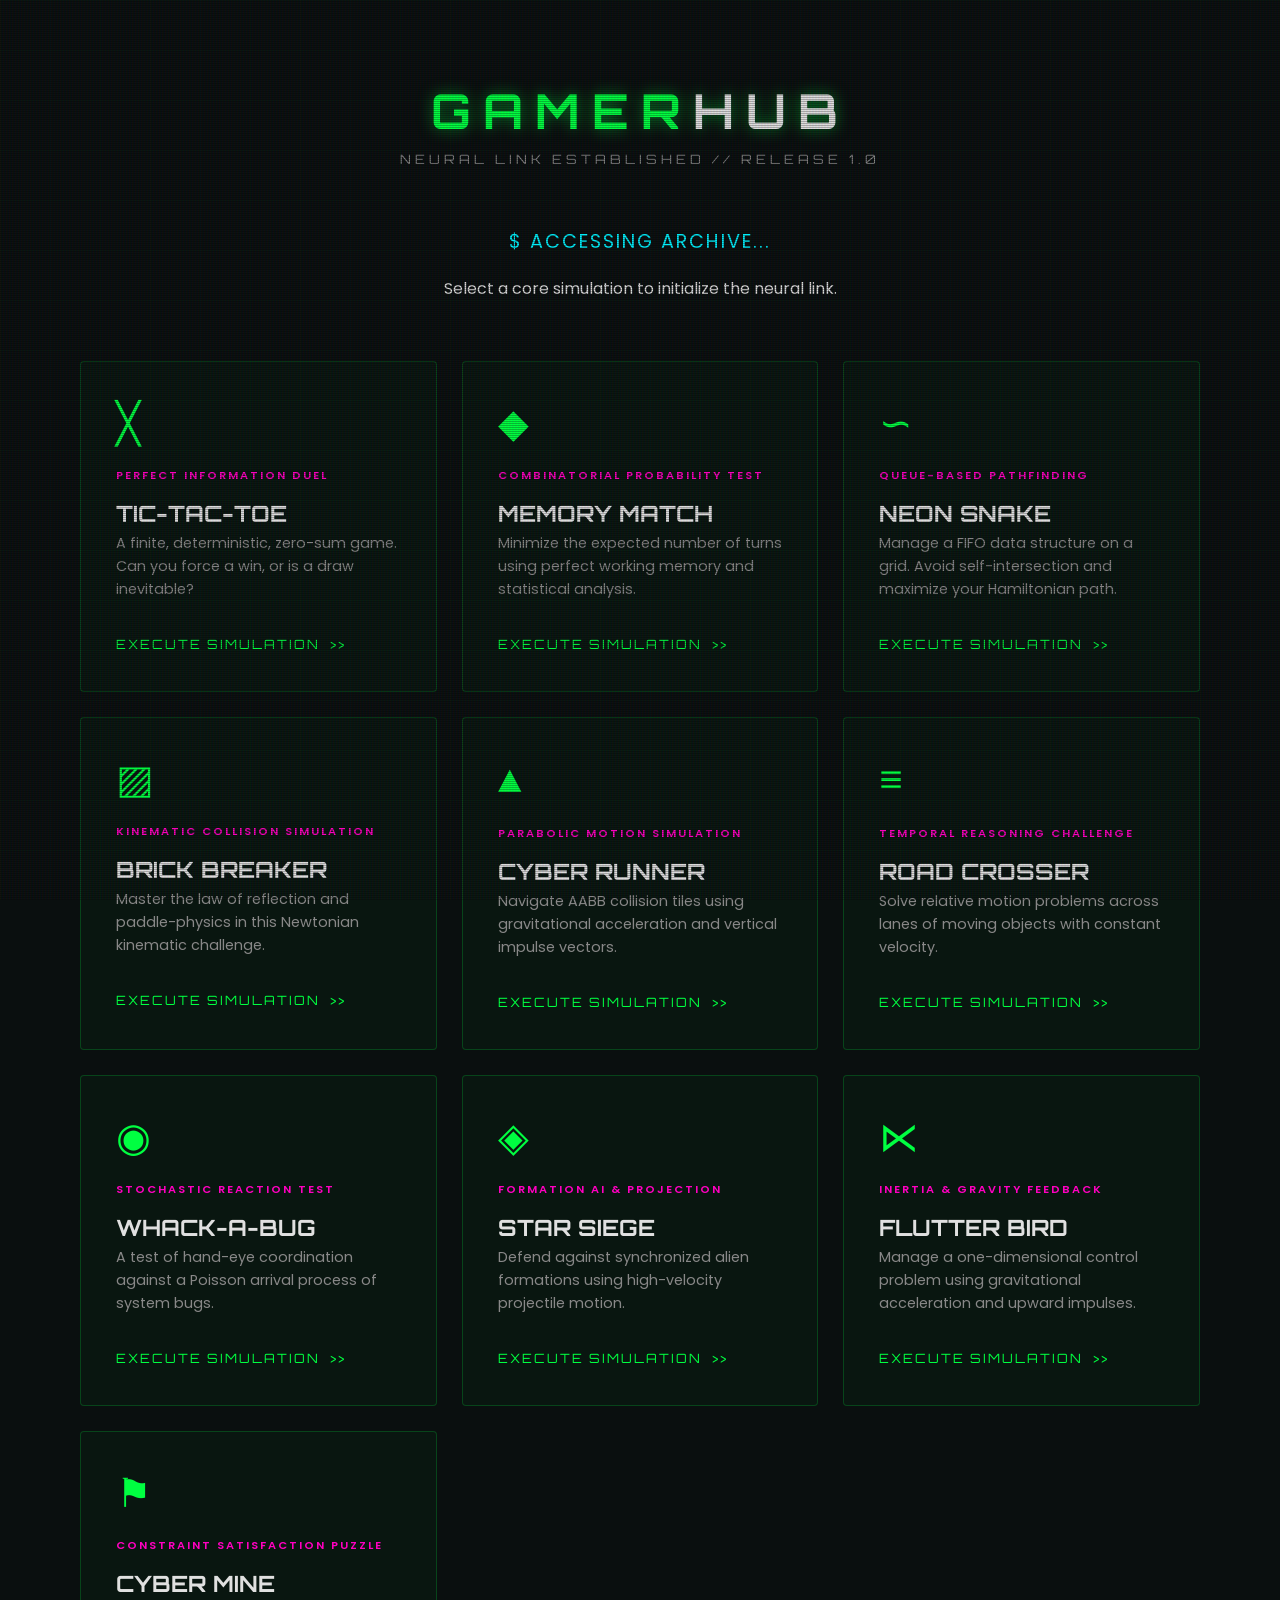
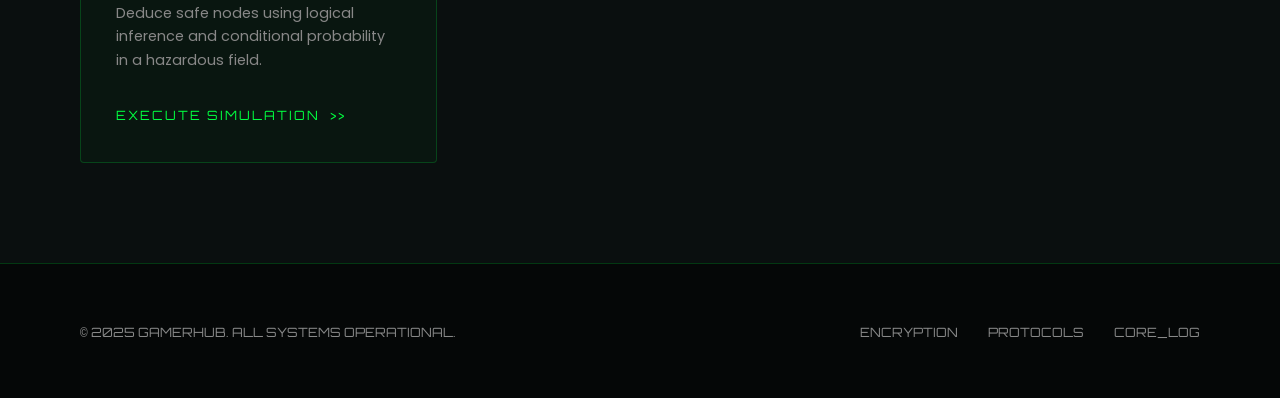
<file: index.html>
<!DOCTYPE html>
<html lang="en">

<head>
    <meta charset="UTF-8">
    <meta name="viewport" content="width=device-width, initial-scale=1.0">
    <meta name="description" content="GAMERHUB: Retro-futuristic terminal archive of premium game simulations.">
    <title>GAMERHUB // TERMINAL ACCESS</title>
    <link rel="preconnect" href="https://fonts.googleapis.com">
    <link rel="preconnect" href="https://fonts.gstatic.com" crossorigin>
    <link
        href="https://fonts.googleapis.com/css2?family=Orbitron:wght@400;700&family=Poppins:wght@300;400;500;600&display=swap"
        rel="stylesheet">
    <link rel="stylesheet" href="style.css">
</head>

<body>
    <div class="grid-bg"></div>

    <header>
        <div class="container">
            <div class="logo">
                <h1>GAMER<span>HUB</span></h1>
            </div>
            <p class="subtitle">Neural Link Established // Release 1.0</p>
        </div>
    </header>

    <main class="container">
        <section class="hero">
            <h2>$ ACCESSING ARCHIVE...</h2>
            <p>Select a core simulation to initialize the neural link.</p>
        </section>

        <div id="game-grid" class="game-grid">
            <div class="loader-container">
                <div class="loader"></div>
            </div>
        </div>
    </main>

    <footer>
        <div class="container">
            <p>&copy; 2025 GAMERHUB. ALL SYSTEMS OPERATIONAL.</p>
            <div class="footer-links">
                <a href="#">ENCRYPTION</a>
                <a href="#">PROTOCOLS</a>
                <a href="#">CORE_LOG</a>
            </div>
        </div>
    </footer>

    <script src="script.js"></script>
</body>

</html>
</file>
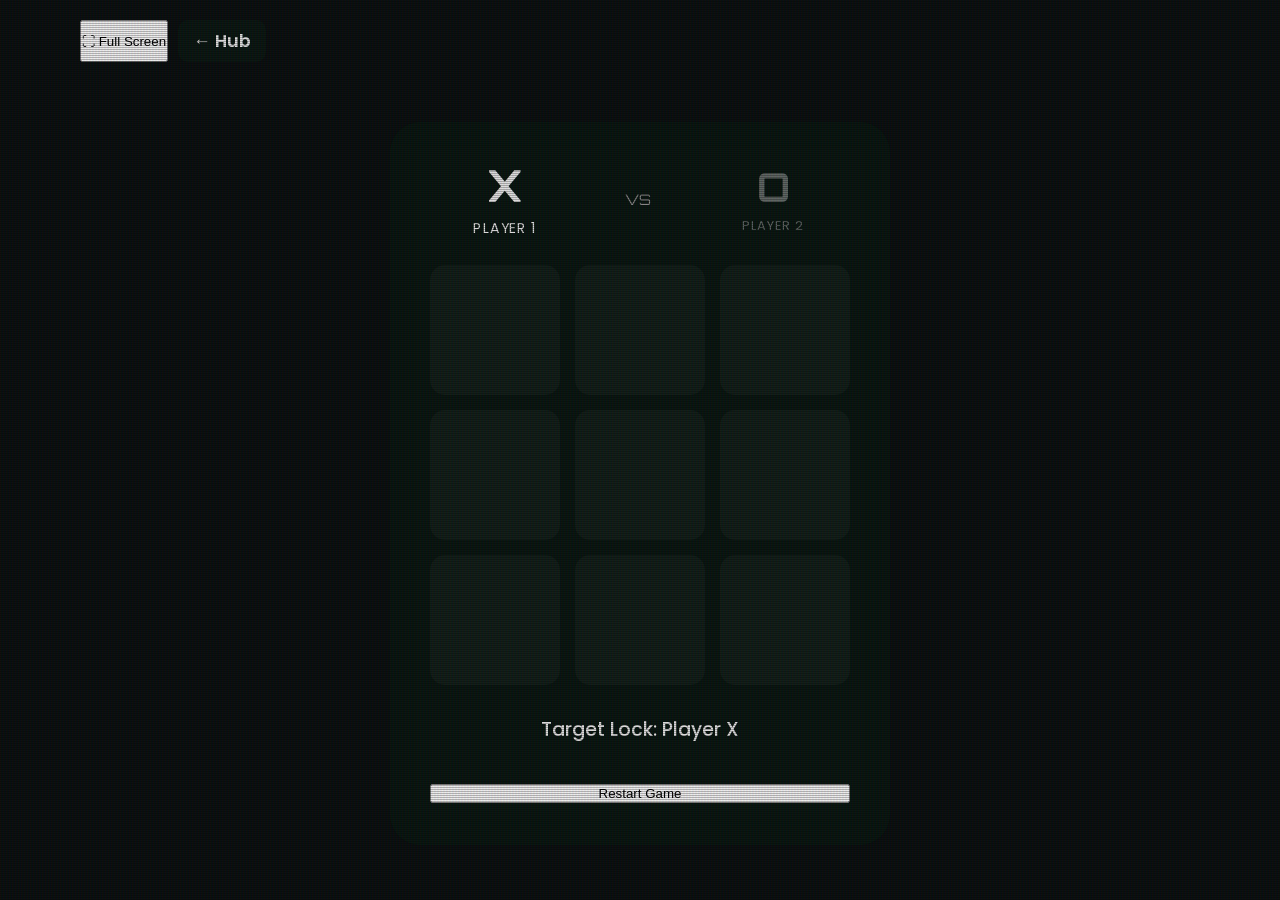
<file: games/01-tic-tac-toe/index.html>
<!DOCTYPE html>
<html lang="en">

<head>
    <meta charset="UTF-8">
    <meta name="viewport" content="width=device-width, initial-scale=1.0">
    <title>Tic-Tac-Toe | GamerHub</title>
    <link rel="preconnect" href="https://fonts.googleapis.com">
    <link rel="preconnect" href="https://fonts.gstatic.com" crossorigin>
    <link
        href="https://fonts.googleapis.com/css2?family=Orbitron:wght@400;700&family=Poppins:wght@300;400;600&display=swap"
        rel="stylesheet">
    <link rel="stylesheet" href="../../style.css"> <!-- Global styles -->
    <link rel="stylesheet" href="style.css"> <!-- Game specific -->
</head>

<body class="game-page">
    <div class="bg-glow"></div>

    <header>
        <div class="container">
            <div class="header-nav">
                <div class="nav-controls" style="display:flex; gap:10px;">
                    <button id="fullscreen-btn" class="fullscreen-btn">⛶ Full Screen</button>
                    <a href="../../index.html" class="back-link">← Hub</a>
                </div>
                <div class="logo-mini">
                    <h1>TICTAC<span>TOE</span></h1>
                </div>
            </div>
        </div>
    </header>

    <main class="container">
        <div class="game-container">
            <div class="status-panel">
                <div class="player-info player-x active" id="player-x">
                    <span class="symbol">X</span>
                    <span class="label">Player 1</span>
                </div>
                <div class="vs">VS</div>
                <div class="player-info player-o" id="player-o">
                    <span class="symbol">O</span>
                    <span class="label">Player 2</span>
                </div>
            </div>

            <div id="board" class="board">
                <!-- 9 Cells generated by JS -->
            </div>

            <div class="message-area" id="status-msg">
                Your Turn, Player X
            </div>

            <div class="controls">
                <button id="reset-btn" class="play-btn">Restart Game</button>
            </div>
        </div>
    </main>

    <script src="script.js"></script>
</body>

</html>
</file>
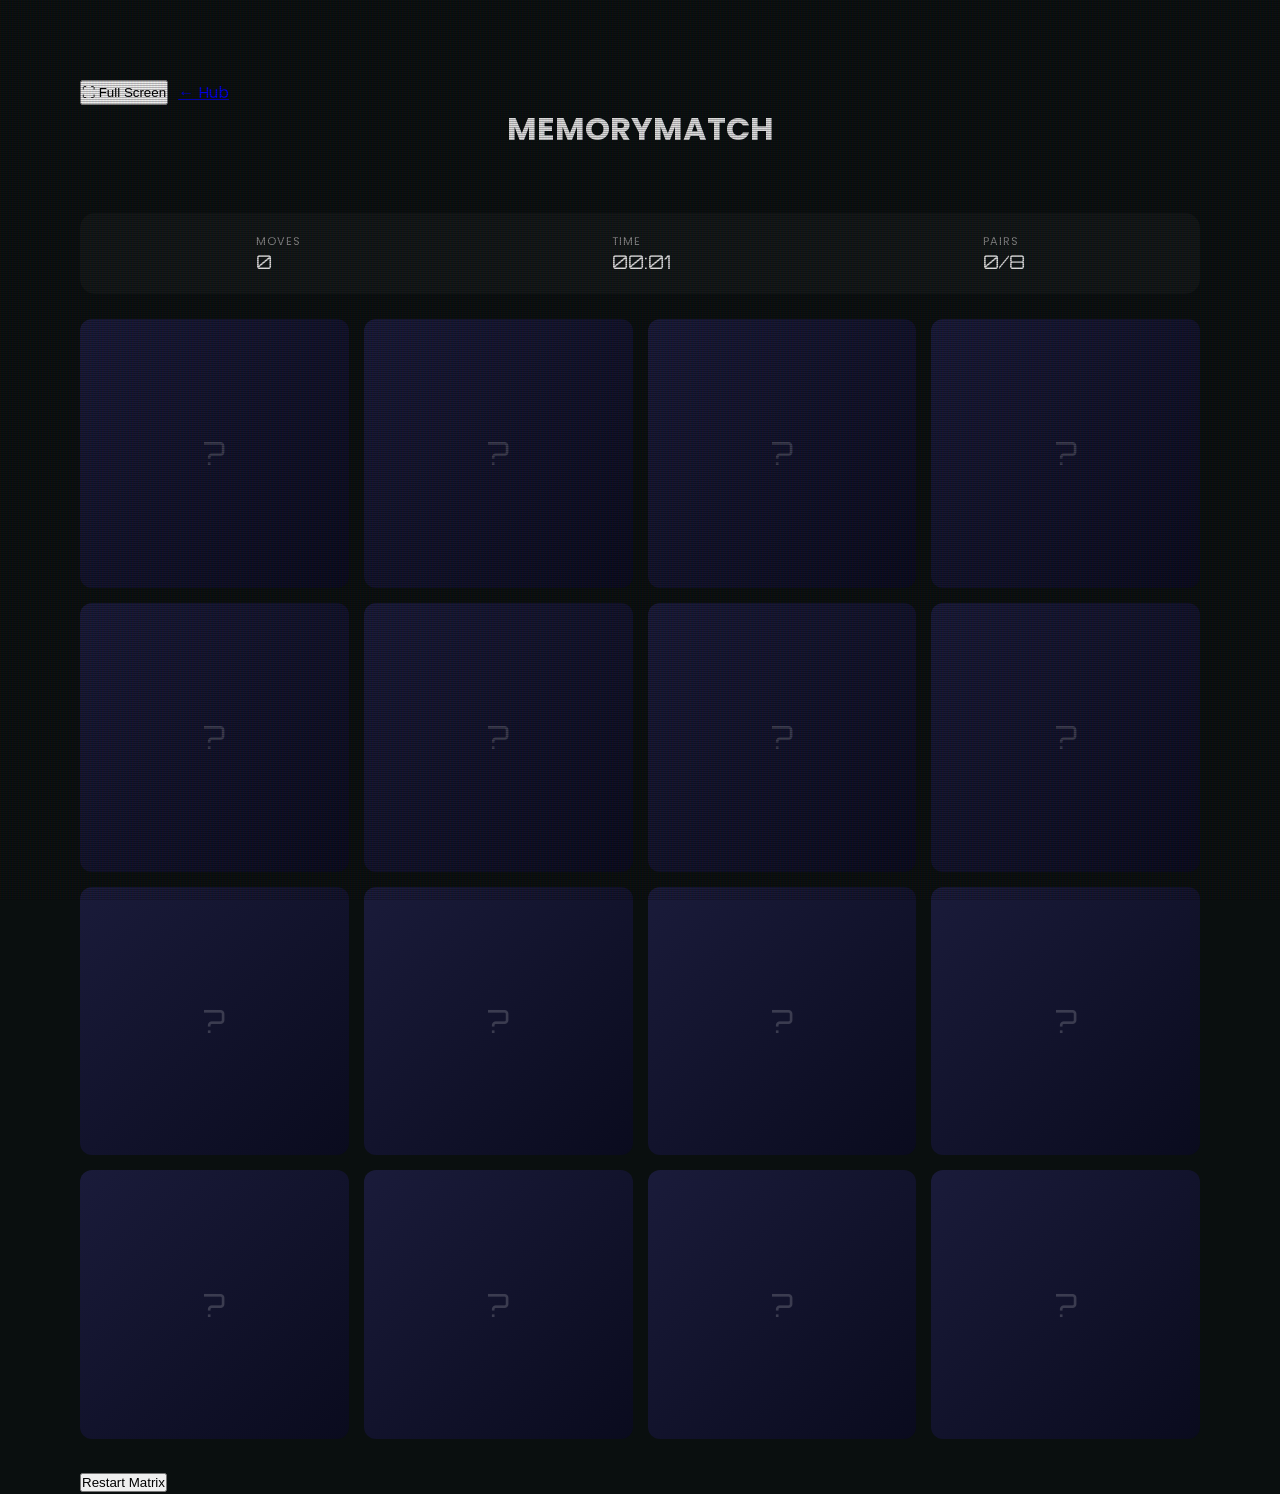
<file: games/02-memory-match/index.html>
<!DOCTYPE html>
<html lang="en">

<head>
    <meta charset="UTF-8">
    <meta name="viewport" content="width=device-width, initial-scale=1.0">
    <title>Memory Match | GamerHub</title>
    <link rel="preconnect" href="https://fonts.googleapis.com">
    <link rel="preconnect" href="https://fonts.gstatic.com" crossorigin>
    <link
        href="https://fonts.googleapis.com/css2?family=Orbitron:wght@400;700&family=Poppins:wght@300;400;600&display=swap"
        rel="stylesheet">
    <link rel="stylesheet" href="../../style.css">
    <link rel="stylesheet" href="style.css">
</head>

<body class="game-page">
    <div class="bg-glow"></div>

    <header>
        <div class="container">
            <div class="header-nav">
                <div class="nav-controls" style="display:flex; gap:10px;">
                    <button id="fullscreen-btn" class="fullscreen-btn">⛶ Full Screen</button>
                    <a href="../../index.html" class="back-link">← Hub</a>
                </div>
                <div class="logo-mini">
                    <h1>MEMORY<span>MATCH</span></h1>
                </div>
            </div>
        </div>
    </header>

    <main class="container">
        <div class="game-container">
            <div class="stats-panel">
                <div class="stat">
                    <span class="label">Moves</span>
                    <span id="moves" class="value">0</span>
                </div>
                <div class="stat">
                    <span class="label">Time</span>
                    <span id="timer" class="value">00:00</span>
                </div>
                <div class="stat">
                    <span class="label">Pairs</span>
                    <span id="pairs" class="value">0/8</span>
                </div>
            </div>

            <div id="memory-grid" class="memory-grid">
                <!-- 16 Cards generated by JS -->
            </div>

            <div class="controls">
                <button id="reset-btn" class="play-btn">Restart Matrix</button>
            </div>
        </div>
    </main>

    <script src="script.js"></script>
</body>

</html>
</file>
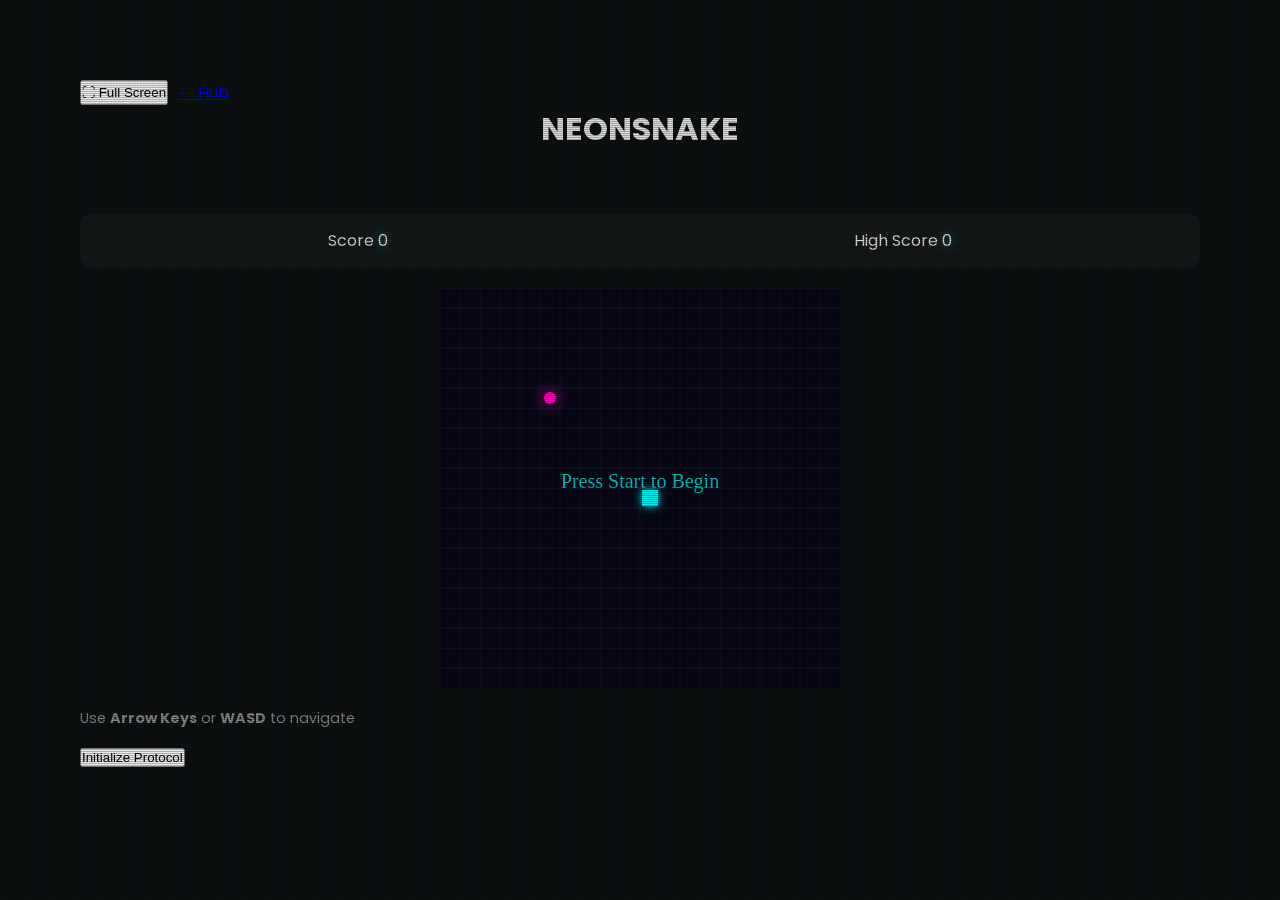
<file: games/03-snake/index.html>
<!DOCTYPE html>
<html lang="en">

<head>
    <meta charset="UTF-8">
    <meta name="viewport" content="width=device-width, initial-scale=1.0">
    <title>Neon Snake | GamerHub</title>
    <link rel="preconnect" href="https://fonts.googleapis.com">
    <link rel="preconnect" href="https://fonts.gstatic.com" crossorigin>
    <link
        href="https://fonts.googleapis.com/css2?family=Orbitron:wght@400;700&family=Poppins:wght@300;400;600&display=swap"
        rel="stylesheet">
    <link rel="stylesheet" href="../../style.css">
    <link rel="stylesheet" href="style.css">
</head>

<body class="game-page">
    <div class="bg-glow"></div>

    <header>
        <div class="container">
            <div class="header-nav">
                <div class="nav-controls" style="display:flex; gap:10px;">
                    <button id="fullscreen-btn" class="fullscreen-btn">⛶ Full Screen</button>
                    <a href="../../index.html" class="back-link">← Hub</a>
                </div>
                <div class="logo-mini">
                    <h1>NEON<span>SNAKE</span></h1>
                </div>
            </div>
        </div>
    </header>

    <main class="container">
        <div class="game-container">
            <div class="stats-panel">
                <div class="stat">
                    <span class="label">Score</span>
                    <span id="score" class="value">0</span>
                </div>
                <div class="stat">
                    <span class="label">High Score</span>
                    <span id="high-score" class="value">0</span>
                </div>
            </div>

            <div class="canvas-wrapper">
                <canvas id="snake-canvas" width="400" height="400"></canvas>
            </div>

            <div class="controls-info">
                <p>Use <b>Arrow Keys</b> or <b>WASD</b> to navigate</p>
                <button id="reset-btn" class="play-btn">Initialize Protocol</button>
            </div>
        </div>
    </main>

    <script src="script.js"></script>
</body>

</html>
</file>
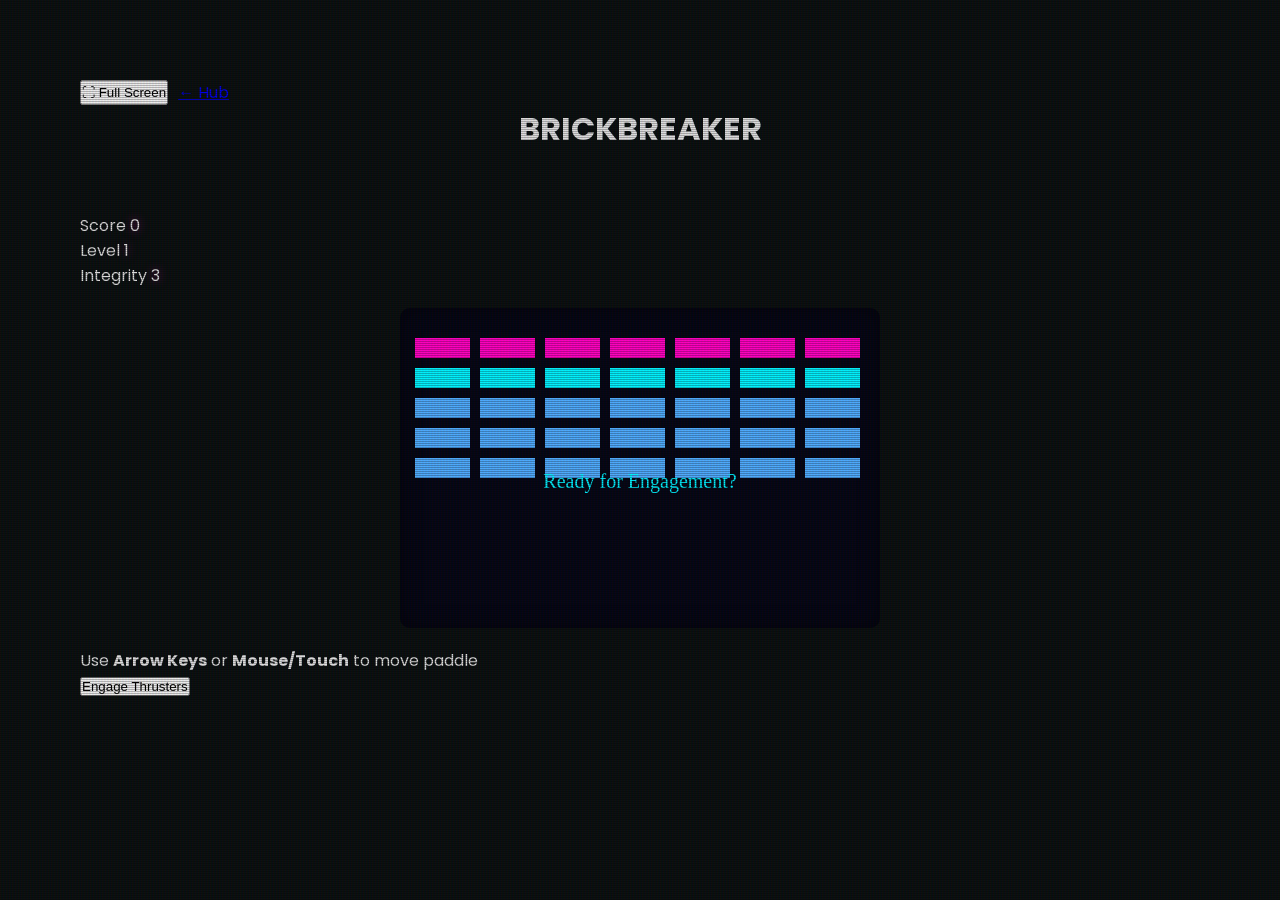
<file: games/04-breakout/index.html>
<!DOCTYPE html>
<html lang="en">

<head>
    <meta charset="UTF-8">
    <meta name="viewport" content="width=device-width, initial-scale=1.0">
    <title>Brick Breaker | GamerHub</title>
    <link rel="preconnect" href="https://fonts.googleapis.com">
    <link rel="preconnect" href="https://fonts.gstatic.com" crossorigin>
    <link
        href="https://fonts.googleapis.com/css2?family=Orbitron:wght@400;700&family=Poppins:wght@300;400;600&display=swap"
        rel="stylesheet">
    <link rel="stylesheet" href="../../style.css">
    <link rel="stylesheet" href="style.css">
</head>

<body class="game-page">
    <div class="bg-glow"></div>

    <header>
        <div class="container">
            <div class="header-nav">
                <div class="nav-controls" style="display:flex; gap:10px;">
                    <button id="fullscreen-btn" class="fullscreen-btn">⛶ Full Screen</button>
                    <a href="../../index.html" class="back-link">← Hub</a>
                </div>
                <div class="logo-mini">
                    <h1>BRICK<span>BREAKER</span></h1>
                </div>
            </div>
        </div>
    </header>

    <main class="container">
        <div class="game-container">
            <div class="stats-panel">
                <div class="stat">
                    <span class="label">Score</span>
                    <span id="score" class="value">0</span>
                </div>
                <div class="stat">
                    <span class="label">Level</span>
                    <span id="level" class="value">1</span>
                </div>
                <div class="stat">
                    <span class="label">Integrity</span>
                    <span id="lives" class="value">3</span>
                </div>
            </div>

            <div class="canvas-wrapper">
                <canvas id="breakout-canvas" width="480" height="320"></canvas>
            </div>

            <div class="controls-info">
                <p>Use <b>Arrow Keys</b> or <b>Mouse/Touch</b> to move paddle</p>
                <button id="reset-btn" class="play-btn">Engage Thrusters</button>
            </div>
        </div>
    </main>

    <script src="script.js"></script>
</body>

</html>
</file>
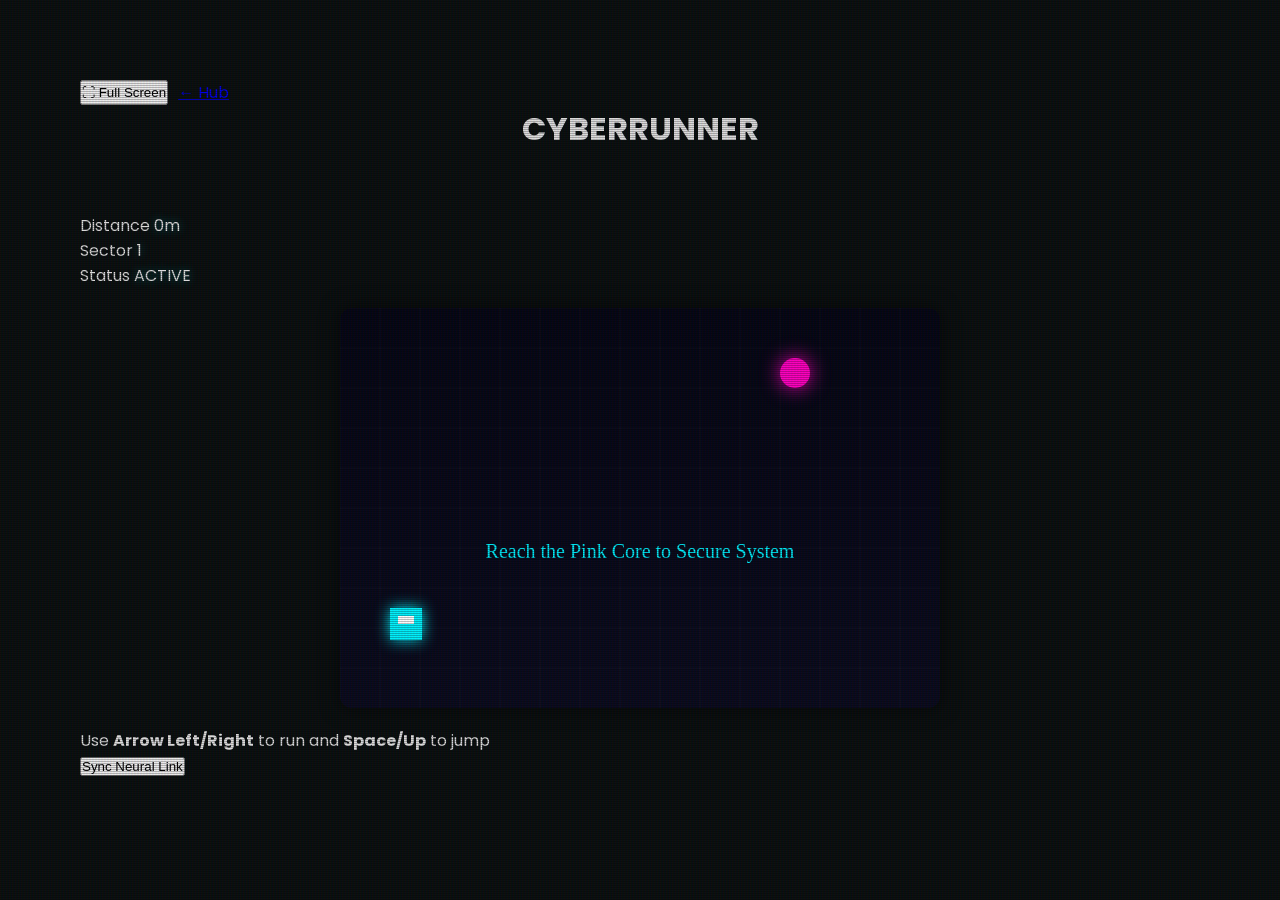
<file: games/05-2d-platformer/index.html>
<!DOCTYPE html>
<html lang="en">

<head>
    <meta charset="UTF-8">
    <meta name="viewport" content="width=device-width, initial-scale=1.0">
    <title>Cyber Runner | GamerHub</title>
    <link rel="preconnect" href="https://fonts.googleapis.com">
    <link rel="preconnect" href="https://fonts.gstatic.com" crossorigin>
    <link
        href="https://fonts.googleapis.com/css2?family=Orbitron:wght@400;700&family=Poppins:wght@300;400;600&display=swap"
        rel="stylesheet">
    <link rel="stylesheet" href="../../style.css">
    <link rel="stylesheet" href="style.css">
</head>

<body class="game-page">
    <div class="bg-glow"></div>

    <header>
        <div class="container">
            <div class="header-nav">
                <div class="nav-controls" style="display:flex; gap:10px;">
                    <button id="fullscreen-btn" class="fullscreen-btn">⛶ Full Screen</button>
                    <a href="../../index.html" class="back-link">← Hub</a>
                </div>
                <div class="logo-mini">
                    <h1>CYBER<span>RUNNER</span></h1>
                </div>
            </div>
        </div>
    </header>

    <main class="container">
        <div class="game-container">
            <div class="stats-panel">
                <div class="stat">
                    <span class="label">Distance</span>
                    <span id="score" class="value">0m</span>
                </div>
                <div class="stat">
                    <span class="label">Sector</span>
                    <span id="level" class="value">1</span>
                </div>
                <div class="stat">
                    <span class="label">Status</span>
                    <span id="status" class="value">ACTIVE</span>
                </div>
            </div>

            <div class="canvas-wrapper">
                <canvas id="platformer-canvas" width="600" height="400"></canvas>
            </div>

            <div class="controls-info">
                <p>Use <b>Arrow Left/Right</b> to run and <b>Space/Up</b> to jump</p>
                <button id="reset-btn" class="play-btn">Sync Neural Link</button>
            </div>
        </div>
    </main>

    <script src="script.js"></script>
</body>

</html>
</file>
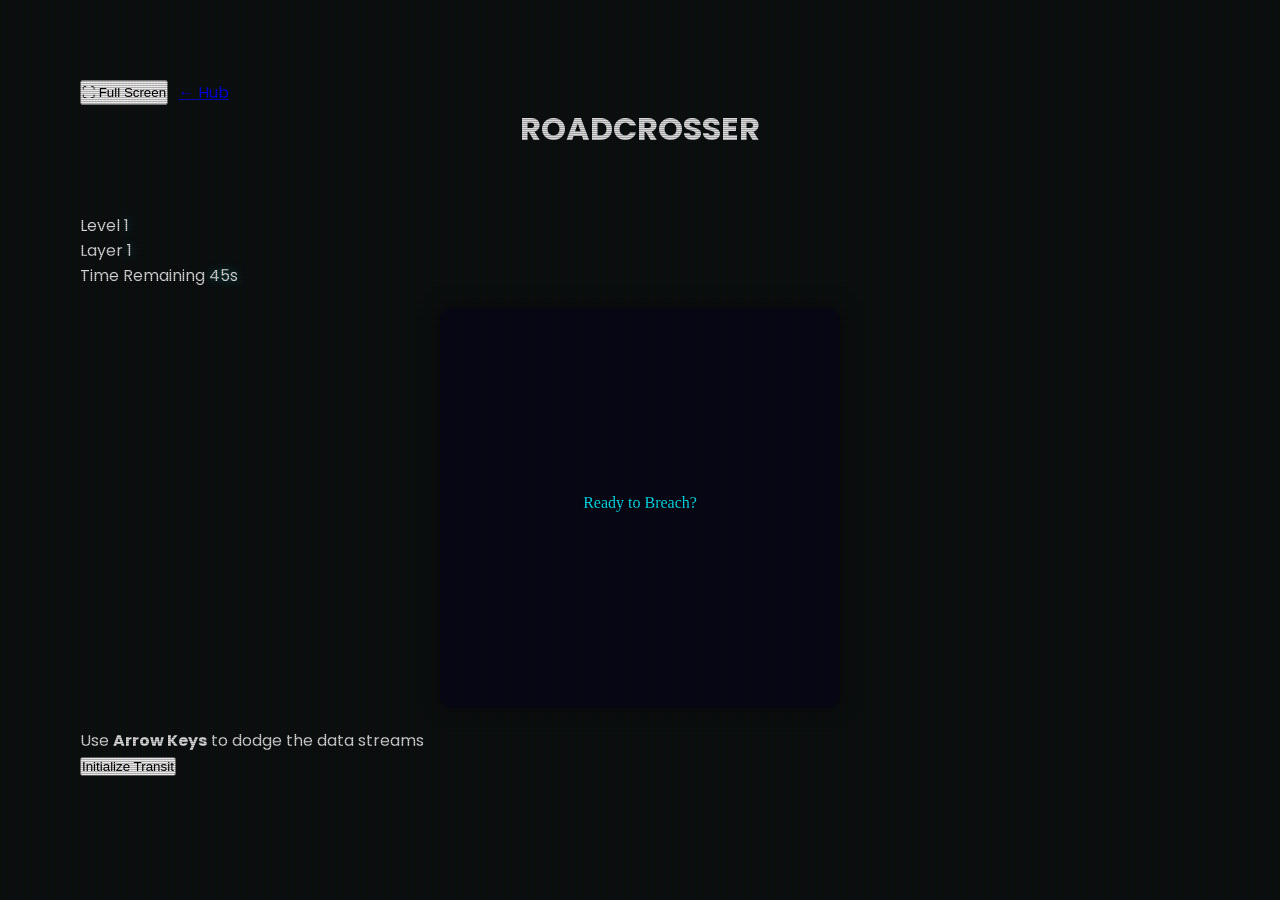
<file: games/06-frogger/index.html>
<!DOCTYPE html>
<html lang="en">

<head>
    <meta charset="UTF-8">
    <meta name="viewport" content="width=device-width, initial-scale=1.0">
    <title>Road Crosser | GamerHub</title>
    <link rel="preconnect" href="https://fonts.googleapis.com">
    <link rel="preconnect" href="https://fonts.gstatic.com" crossorigin>
    <link
        href="https://fonts.googleapis.com/css2?family=Orbitron:wght@400;700&family=Poppins:wght@300;400;600&display=swap"
        rel="stylesheet">
    <link rel="stylesheet" href="../../style.css">
    <link rel="stylesheet" href="style.css">
</head>

<body class="game-page">
    <div class="bg-glow"></div>

    <header>
        <div class="container">
            <div class="header-nav">
                <div class="nav-controls" style="display:flex; gap:10px;">
                    <button id="fullscreen-btn" class="fullscreen-btn">⛶ Full Screen</button>
                    <a href="../../index.html" class="back-link">← Hub</a>
                </div>
                <div class="logo-mini">
                    <h1>ROAD<span>CROSSER</span></h1>
                </div>
            </div>
        </div>
    </header>

    <main class="container">
        <div class="game-container">
            <div class="stats-panel">
                <div class="stat">
                    <span class="label">Level</span>
                    <span id="level" class="value">1</span>
                </div>
                <div class="stat">
                    <span class="label">Layer</span>
                    <span id="level" class="value">1</span>
                </div>
                <div class="stat">
                    <span class="label">Time Remaining</span>
                    <span id="timer" class="value">45s</span>
                </div>
            </div>

            <div class="canvas-wrapper">
                <canvas id="frogger-canvas" width="400" height="400"></canvas>
            </div>

            <div class="controls-info">
                <p>Use <b>Arrow Keys</b> to dodge the data streams</p>
                <button id="reset-btn" class="play-btn">Initialize Transit</button>
            </div>
        </div>
    </main>

    <script src="script.js"></script>
</body>

</html>
</file>
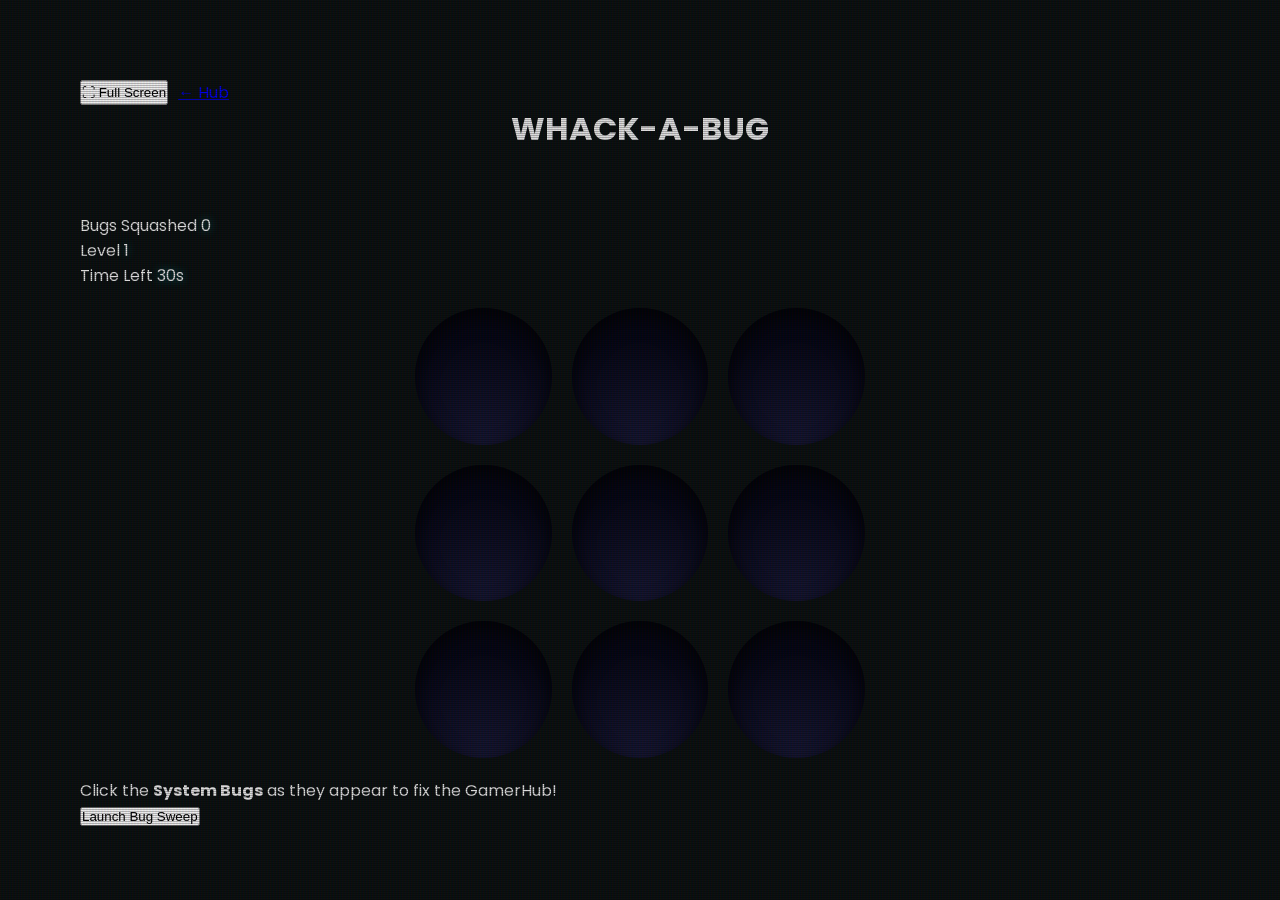
<file: games/07-whack-a-mole/index.html>
<!DOCTYPE html>
<html lang="en">

<head>
    <meta charset="UTF-8">
    <meta name="viewport" content="width=device-width, initial-scale=1.0">
    <title>Whack-a-Bug | GamerHub</title>
    <link rel="preconnect" href="https://fonts.googleapis.com">
    <link rel="preconnect" href="https://fonts.gstatic.com" crossorigin>
    <link
        href="https://fonts.googleapis.com/css2?family=Orbitron:wght@400;700&family=Poppins:wght@300;400;600&display=swap"
        rel="stylesheet">
    <link rel="stylesheet" href="../../style.css">
    <link rel="stylesheet" href="style.css">
</head>

<body class="game-page">
    <div class="bg-glow"></div>

    <header>
        <div class="container">
            <div class="header-nav">
                <div class="nav-controls" style="display:flex; gap:10px;">
                    <button id="fullscreen-btn" class="fullscreen-btn">⛶ Full Screen</button>
                    <a href="../../index.html" class="back-link">← Hub</a>
                </div>
                <div class="logo-mini">
                    <h1>WHACK-A-<span>BUG</span></h1>
                </div>
            </div>
        </div>
    </header>

    <main class="container">
        <div class="game-container">
            <div class="stats-panel">
                <div class="stat">
                    <span class="label">Bugs Squashed</span>
                    <span id="score" class="value">0</span>
                </div>
                <div class="stat">
                    <span class="label">Level</span>
                    <span id="level" class="value">1</span>
                </div>
                <div class="stat">
                    <span class="label">Time Left</span>
                    <span id="timer" class="value">30s</span>
                </div>
            </div>

            <div class="whack-grid" id="bug-grid">
                <!-- 9 Holes generated by JS -->
            </div>

            <div class="controls-info">
                <p>Click the <b>System Bugs</b> as they appear to fix the GamerHub!</p>
                <button id="reset-btn" class="play-btn">Launch Bug Sweep</button>
            </div>
        </div>
    </main>

    <script src="script.js"></script>
</body>

</html>
</file>
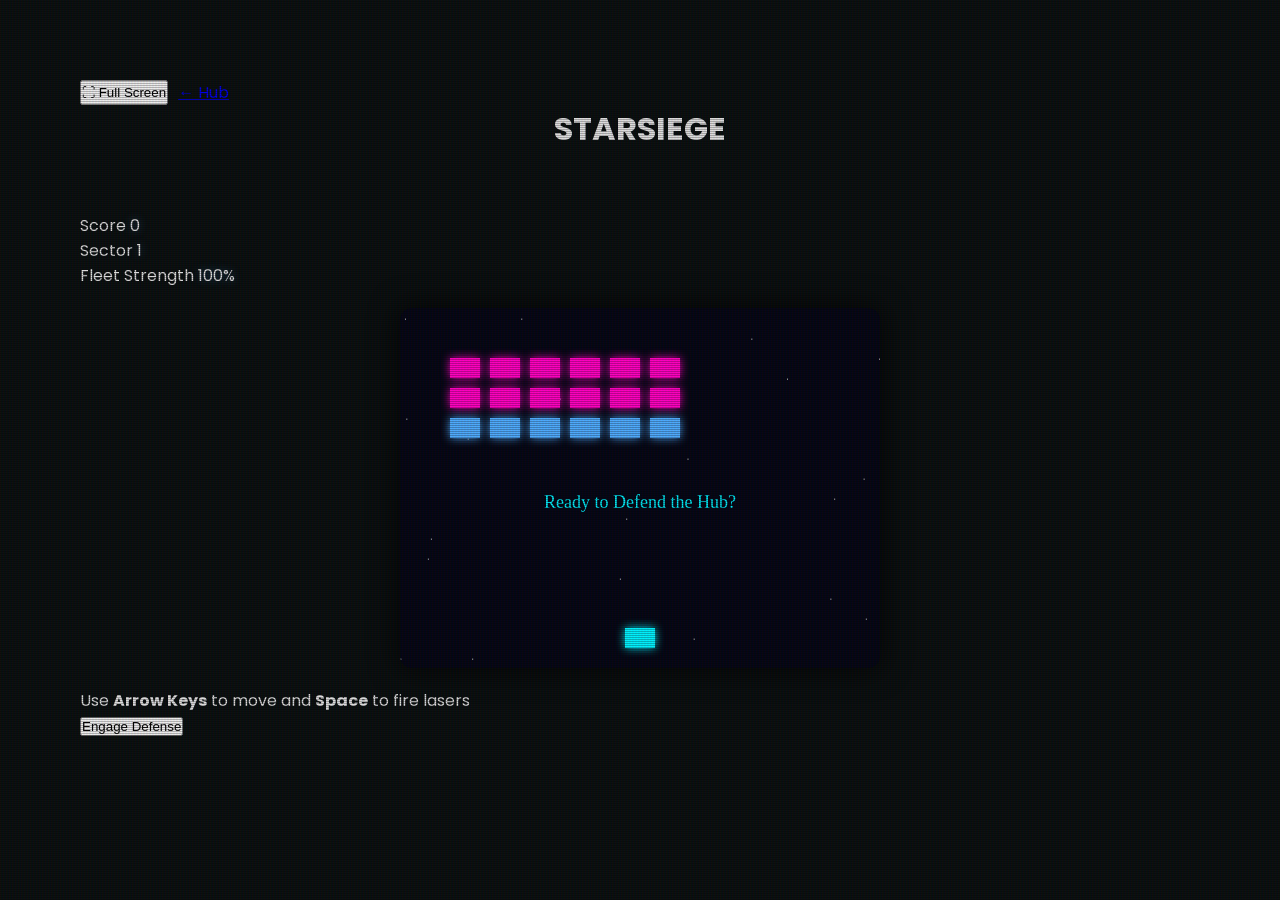
<file: games/08-space-invaders/index.html>
<!DOCTYPE html>
<html lang="en">

<head>
    <meta charset="UTF-8">
    <meta name="viewport" content="width=device-width, initial-scale=1.0">
    <title>Star Siege | GamerHub</title>
    <link rel="preconnect" href="https://fonts.googleapis.com">
    <link rel="preconnect" href="https://fonts.gstatic.com" crossorigin>
    <link
        href="https://fonts.googleapis.com/css2?family=Orbitron:wght@400;700&family=Poppins:wght@300;400;600&display=swap"
        rel="stylesheet">
    <link rel="stylesheet" href="../../style.css">
    <link rel="stylesheet" href="style.css">
</head>

<body class="game-page">
    <div class="bg-glow"></div>

    <header>
        <div class="container">
            <div class="header-nav">
                <div class="nav-controls" style="display:flex; gap:10px;">
                    <button id="fullscreen-btn" class="fullscreen-btn">⛶ Full Screen</button>
                    <a href="../../index.html" class="back-link">← Hub</a>
                </div>
                <div class="logo-mini">
                    <h1>STAR<span>SIEGE</span></h1>
                </div>
            </div>
        </div>
    </header>

    <main class="container">
        <div class="game-container">
            <div class="stats-panel">
                <div class="stat">
                    <span class="label">Score</span>
                    <span id="score" class="value">0</span>
                </div>
                <div class="stat">
                    <span class="label">Sector</span>
                    <span id="level" class="value">1</span>
                </div>
                <div class="stat">
                    <span class="label">Fleet Strength</span>
                    <span id="shield" class="value">100%</span>
                </div>
            </div>

            <div class="canvas-wrapper">
                <canvas id="invaders-canvas" width="480" height="360"></canvas>
            </div>

            <div class="controls-info">
                <p>Use <b>Arrow Keys</b> to move and <b>Space</b> to fire lasers</p>
                <button id="reset-btn" class="play-btn">Engage Defense</button>
            </div>
        </div>
    </main>

    <script src="script.js"></script>
</body>

</html>
</file>
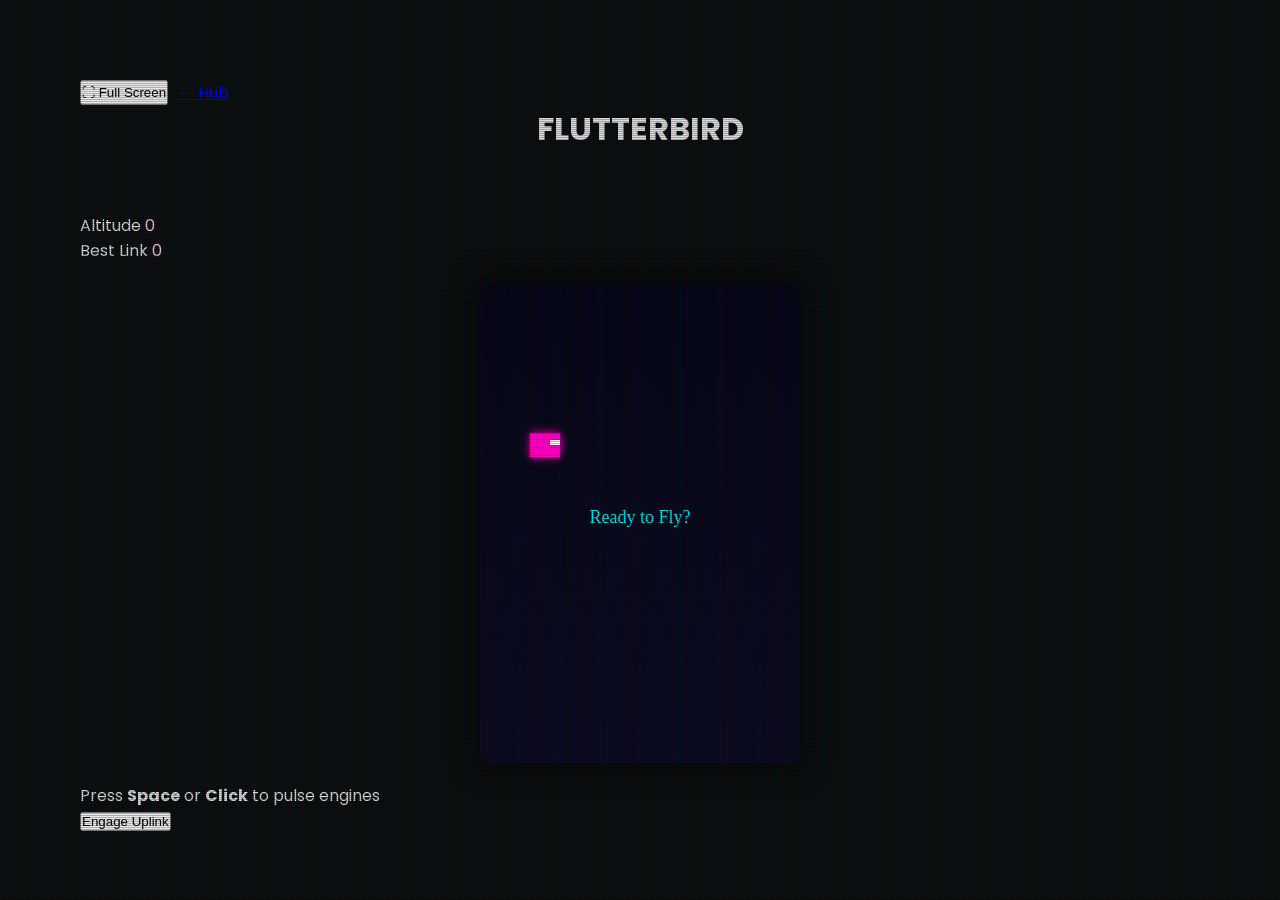
<file: games/09-flappy-bird/index.html>
<!DOCTYPE html>
<html lang="en">

<head>
    <meta charset="UTF-8">
    <meta name="viewport" content="width=device-width, initial-scale=1.0">
    <title>Flutter Bird | GamerHub</title>
    <link rel="preconnect" href="https://fonts.googleapis.com">
    <link rel="preconnect" href="https://fonts.gstatic.com" crossorigin>
    <link
        href="https://fonts.googleapis.com/css2?family=Orbitron:wght@400;700&family=Poppins:wght@300;400;600&display=swap"
        rel="stylesheet">
    <link rel="stylesheet" href="../../style.css">
    <link rel="stylesheet" href="style.css">
</head>

<body class="game-page">
    <div class="bg-glow"></div>

    <header>
        <div class="container">
            <div class="header-nav">
                <div class="nav-controls" style="display:flex; gap:10px;">
                    <button id="fullscreen-btn" class="fullscreen-btn">⛶ Full Screen</button>
                    <a href="../../index.html" class="back-link">← Hub</a>
                </div>
                <div class="logo-mini">
                    <h1>FLUTTER<span>BIRD</span></h1>
                </div>
            </div>
        </div>
    </header>

    <main class="container">
        <div class="game-container">
            <div class="stats-panel">
                <div class="stat">
                    <span class="label">Altitude</span>
                    <span id="score" class="value">0</span>
                </div>
                <div class="stat">
                    <span class="label">Best Link</span>
                    <span id="high-score" class="value">0</span>
                </div>
            </div>

            <div class="canvas-wrapper">
                <canvas id="flappy-canvas" width="320" height="480"></canvas>
            </div>

            <div class="controls-info">
                <p>Press <b>Space</b> or <b>Click</b> to pulse engines</p>
                <button id="reset-btn" class="play-btn">Engage Uplink</button>
            </div>
        </div>
    </main>

    <script src="script.js"></script>
</body>

</html>
</file>
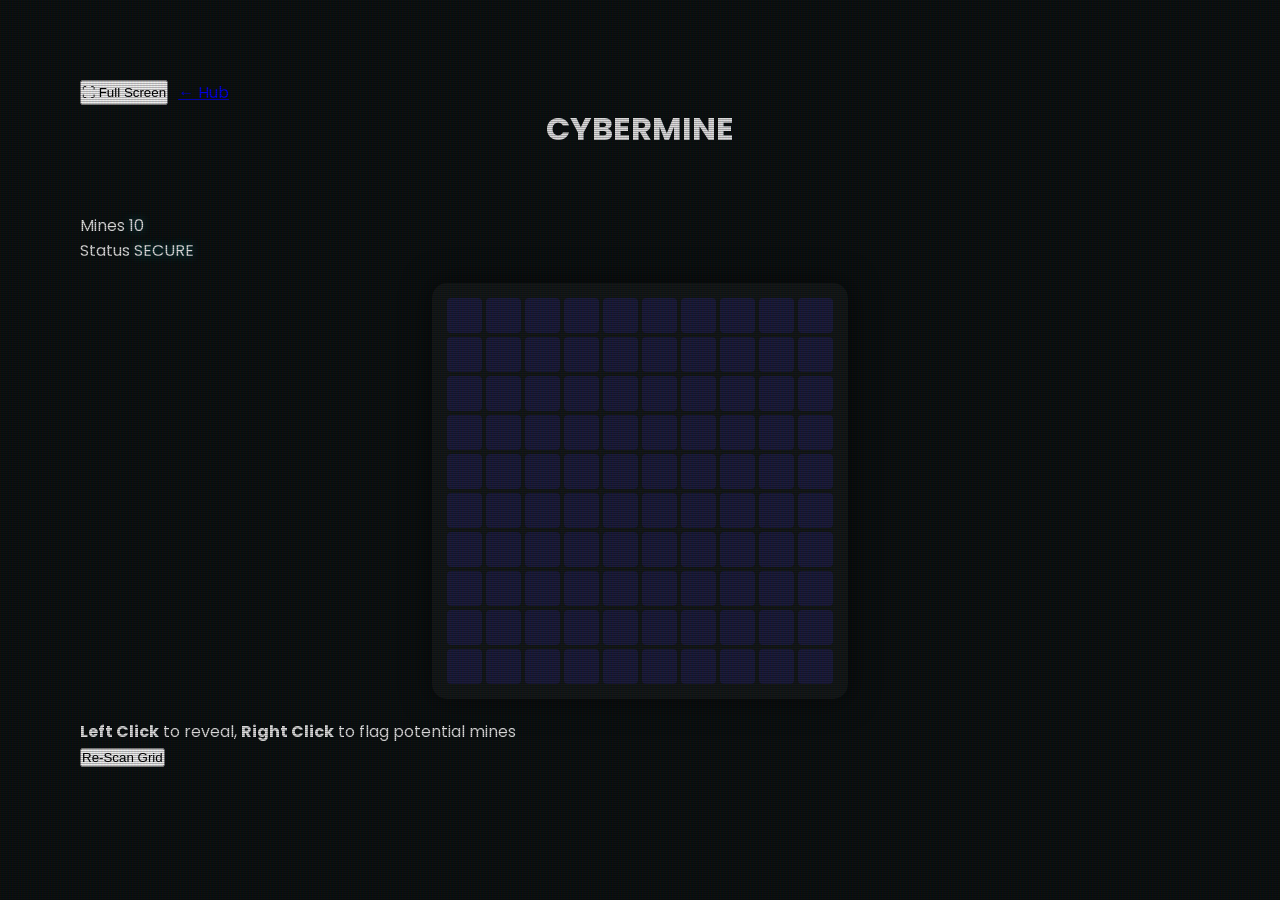
<file: games/10-minesweeper/index.html>
<!DOCTYPE html>
<html lang="en">

<head>
    <meta charset="UTF-8">
    <meta name="viewport" content="width=device-width, initial-scale=1.0">
    <title>Cyber Mine | GamerHub</title>
    <link rel="preconnect" href="https://fonts.googleapis.com">
    <link rel="preconnect" href="https://fonts.gstatic.com" crossorigin>
    <link
        href="https://fonts.googleapis.com/css2?family=Orbitron:wght@400;700&family=Poppins:wght@300;400;600&display=swap"
        rel="stylesheet">
    <link rel="stylesheet" href="../../style.css">
    <link rel="stylesheet" href="style.css">
</head>

<body class="game-page">
    <div class="bg-glow"></div>

    <header>
        <div class="container">
            <div class="header-nav">
                <div class="nav-controls" style="display:flex; gap:10px;">
                    <button id="fullscreen-btn" class="fullscreen-btn">⛶ Full Screen</button>
                    <a href="../../index.html" class="back-link">← Hub</a>
                </div>
                <div class="logo-mini">
                    <h1>CYBER<span>MINE</span></h1>
                </div>
            </div>
        </div>
    </header>

    <main class="container">
        <div class="game-container">
            <div class="stats-panel">
                <div class="stat">
                    <span class="label">Mines</span>
                    <span id="mine-count" class="value">10</span>
                </div>
                <div class="stat">
                    <span class="label">Status</span>
                    <span id="game-status" class="value">SECURE</span>
                </div>
            </div>

            <div class="grid-wrapper">
                <div id="mine-grid" class="mine-grid">
                    <!-- 10x10 Grid generated by JS -->
                </div>
            </div>

            <div class="controls-info">
                <p><b>Left Click</b> to reveal, <b>Right Click</b> to flag potential mines</p>
                <button id="reset-btn" class="play-btn">Re-Scan Grid</button>
            </div>
        </div>
    </main>

    <script src="script.js"></script>
</body>

</html>
</file>
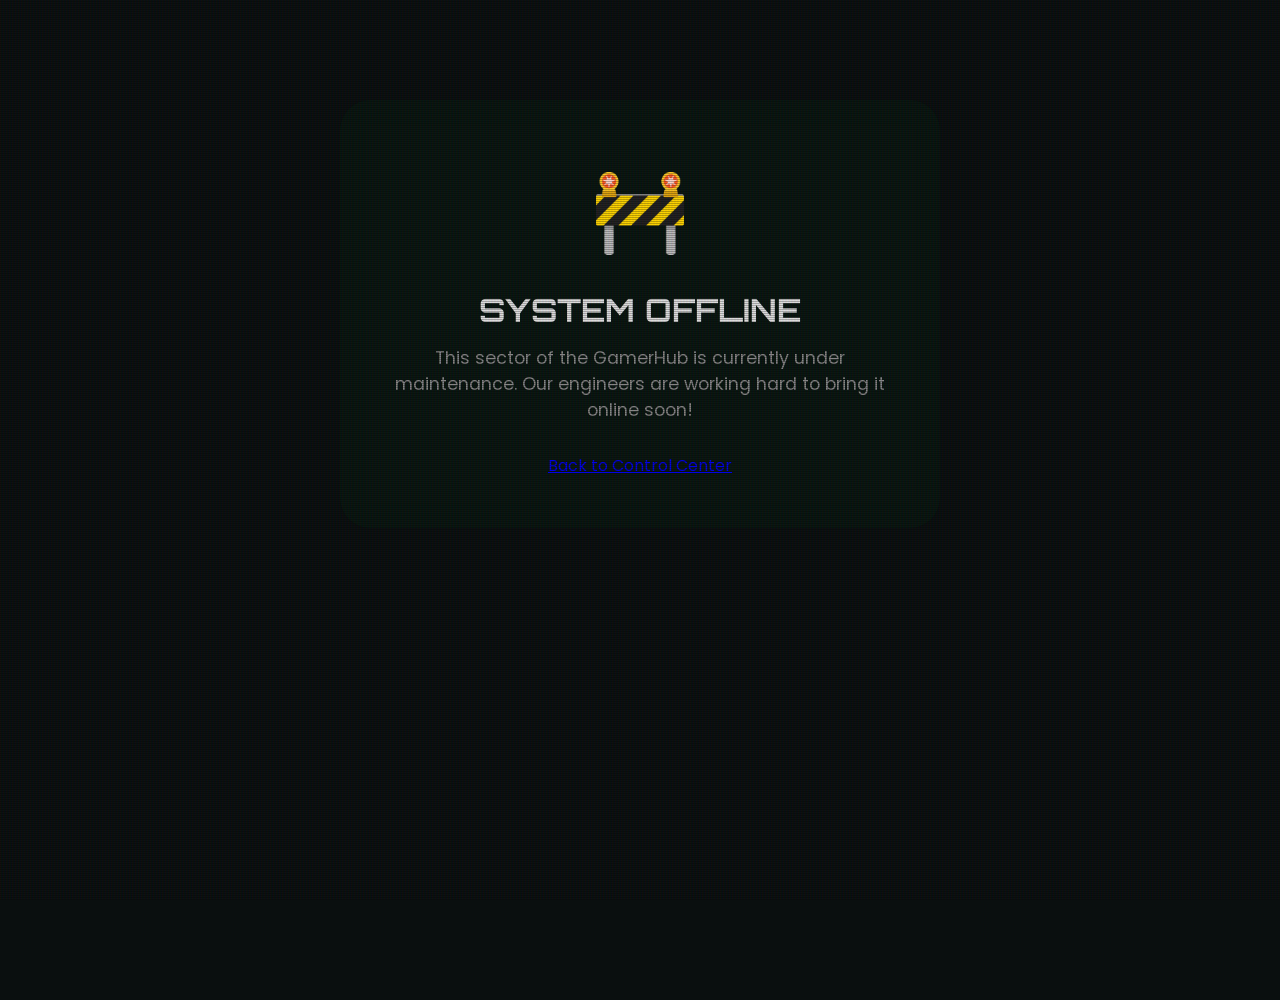
<file: games/construction.html>
<!DOCTYPE html>
<html lang="en">

<head>
    <meta charset="UTF-8">
    <meta name="viewport" content="width=device-width, initial-scale=1.0">
    <title>Under Construction | GamerHub</title>
    <link rel="preconnect" href="https://fonts.googleapis.com">
    <link rel="preconnect" href="https://fonts.gstatic.com" crossorigin>
    <link
        href="https://fonts.googleapis.com/css2?family=Orbitron:wght@400;700&family=Poppins:wght@300;400;600&display=swap"
        rel="stylesheet">
    <link rel="stylesheet" href="../../style.css">
    <style>
        .construction-container {
            max-width: 600px;
            margin: 100px auto;
            text-align: center;
            padding: 50px;
            background: var(--card-bg);
            border: 1px solid var(--glass-border);
            border-radius: 30px;
            backdrop-filter: blur(15px);
        }

        .icon {
            font-size: 5rem;
            margin-bottom: 20px;
            display: block;
            filter: drop-shadow(0 0 15px var(--primary));
        }

        h1 {
            font-family: 'Orbitron', sans-serif;
            color: var(--primary);
            margin-bottom: 15px;
        }

        p {
            color: var(--text-dim);
            margin-bottom: 30px;
            font-size: 1.1rem;
        }
    </style>
</head>

<body>
    <div class="bg-glow"></div>
    <div class="construction-container">
        <span class="icon">🚧</span>
        <h1>SYSTEM OFFLINE</h1>
        <p>This sector of the GamerHub is currently under maintenance. Our engineers are working hard to bring it online
            soon!</p>
        <a href="../../index.html" class="play-btn">Back to Control Center</a>
    </div>
</body>

</html>
</file>
<file: style.css>
:root {
    --bg-dark: #0a0f0f;
    --terminal-green: #00ff41;
    --terminal-cyan: #00f2fe;
    --terminal-magenta: #ff00c1;
    --text-main: #e0e0e0;
    --text-dim: #888888;
    --border: rgba(0, 255, 65, 0.2);
    --border-hover: rgba(0, 255, 65, 0.5);
    --card-bg: rgba(0, 255, 65, 0.03);
}

* {
    margin: 0;
    padding: 0;
    box-sizing: border-box;
}

body {
    background-color: var(--bg-dark);
    color: var(--text-main);
    font-family: 'Poppins', sans-serif;
    min-height: 100vh;
    overflow-x: hidden;
    position: relative;
}

/* Scan-line and Grid Effects */
body::before {
    content: " ";
    display: block;
    position: fixed;
    top: 0;
    left: 0;
    bottom: 0;
    right: 0;
    background: linear-gradient(rgba(18, 16, 16, 0) 50%, rgba(0, 0, 0, 0.25) 50%), linear-gradient(90deg, rgba(255, 0, 0, 0.06), rgba(0, 255, 0, 0.02), rgba(0, 0, 255, 0.06));
    z-index: 2000;
    background-size: 100% 2px, 3px 100%;
    pointer-events: none;
}

.grid-bg {
    position: fixed;
    top: 0;
    left: 0;
    width: 100%;
    height: 100%;
    background-image: linear-gradient(var(--border) 1px, transparent 1px), linear-gradient(90deg, var(--border) 1px, transparent 1px);
    background-size: 50px 50px;
    z-index: -1;
    opacity: 0.1;
    animation: grid-move 20s linear infinite;
}

@keyframes grid-move {
    from {
        background-position: 0 0;
    }

    to {
        background-position: 50px 50px;
    }
}

.container {
    max-width: 1200px;
    margin: 0 auto;
    padding: 0 40px;
}

header {
    padding: 80px 0 60px;
    text-align: center;
}

.logo h1 {
    font-family: 'Orbitron', monospace;
    font-size: 3rem;
    letter-spacing: 12px;
    color: var(--terminal-green);
    text-transform: uppercase;
    text-shadow: 0 0 15px rgba(0, 255, 65, 0.5);
    margin-bottom: 10px;
}

.logo h1 span {
    color: var(--text-main);
}

.subtitle {
    font-family: 'Orbitron', monospace;
    color: var(--text-dim);
    letter-spacing: 4px;
    text-transform: uppercase;
    font-size: 0.8rem;
}

.hero {
    text-align: center;
    padding-bottom: 60px;
}

.hero h2 {
    font-size: 1.2rem;
    color: var(--terminal-cyan);
    margin-bottom: 20px;
    font-weight: 400;
    letter-spacing: 2px;
}

.game-grid {
    display: grid;
    grid-template-columns: repeat(auto-fill, minmax(340px, 1fr));
    gap: 25px;
    padding-bottom: 100px;
}

.game-card {
    background: var(--card-bg);
    border: 1px solid var(--border);
    border-radius: 4px;
    padding: 35px;
    text-decoration: none;
    color: inherit;
    transition: all 0.3s cubic-bezier(0.23, 1, 0.32, 1);
    position: relative;
    overflow: hidden;
}

.game-card::before {
    content: '';
    position: absolute;
    top: 0;
    left: 0;
    width: 100%;
    height: 1px;
    background: linear-gradient(90deg, transparent, var(--terminal-green), transparent);
    transform: translateX(-100%);
    transition: transform 0.6s;
}

.game-card:hover {
    background: rgba(0, 255, 65, 0.08);
    border-color: var(--terminal-green);
    transform: scale(1.02);
    box-shadow: 0 0 30px rgba(0, 255, 65, 0.1);
}

.game-card:hover::before {
    transform: translateX(100%);
}

.card-icon {
    font-family: 'Orbitron', monospace;
    font-size: 2.5rem;
    color: var(--terminal-green);
    margin-bottom: 20px;
    display: block;
}

.card-content h3 {
    font-family: 'Orbitron', monospace;
    font-size: 1.4rem;
    color: var(--text-main);
    margin-bottom: 5px;
    text-transform: uppercase;
}

.card-tagline {
    font-size: 0.7rem;
    color: var(--terminal-magenta);
    text-transform: uppercase;
    letter-spacing: 2px;
    margin-bottom: 15px;
    font-weight: 600;
}

.card-content p {
    color: var(--text-dim);
    font-size: 0.9rem;
    line-height: 1.6;
    margin-bottom: 30px;
}

.launch-btn {
    display: inline-flex;
    align-items: center;
    gap: 10px;
    font-family: 'Orbitron', monospace;
    font-size: 0.8rem;
    color: var(--terminal-green);
    text-transform: uppercase;
    letter-spacing: 2px;
}

.launch-btn::after {
    content: ">>";
    transition: transform 0.3s;
}

.game-card:hover .launch-btn::after {
    transform: translateX(5px);
}

footer {
    padding: 60px 0;
    border-top: 1px solid var(--border);
    background: rgba(0, 0, 0, 0.5);
}

footer .container {
    display: flex;
    justify-content: space-between;
    align-items: center;
    color: var(--text-dim);
    font-size: 0.8rem;
    font-family: 'Orbitron', monospace;
}

.footer-links {
    display: flex;
    gap: 30px;
}

.footer-links a {
    color: var(--text-dim);
    text-decoration: none;
    transition: color 0.3s;
}

.footer-links a:hover {
    color: var(--terminal-green);
}

/* Loader */
.loader-container {
    grid-column: 1 / -1;
    display: flex;
    justify-content: center;
    padding: 100px;
}

.loader {
    width: 30px;
    height: 30px;
    border: 2px solid var(--border);
    border-top-color: var(--terminal-green);
    border-radius: 50%;
    animation: rotation 1s linear infinite;
}

@keyframes rotation {
    from {
        transform: rotate(0deg);
    }

    to {
        transform: rotate(360deg);
    }
}
</file>
<file: games/01-tic-tac-toe/style.css>
.game-page header {
    padding: 20px 0;
}

.header-nav {
    display: flex;
    align-items: center;
    justify-content: space-between;
}

.back-link {
    color: var(--primary);
    text-decoration: none;
    font-weight: 600;
    font-size: 1.1rem;
    padding: 8px 15px;
    border: 1px solid var(--glass-border);
    border-radius: 10px;
    background: var(--card-bg);
}

.logo-mini h1 {
    font-family: 'Orbitron', sans-serif;
    font-size: 1.5rem;
    letter-spacing: 1px;
    background: linear-gradient(to right, var(--primary), var(--secondary));
    -webkit-background-clip: text;
    background-clip: text;
    -webkit-text-fill-color: transparent;
}

.game-container {
    max-width: 500px;
    margin: 40px auto;
    background: var(--card-bg);
    border: 1px solid var(--glass-border);
    border-radius: 30px;
    padding: 40px;
    backdrop-filter: blur(15px);
    text-align: center;
}

.status-panel {
    display: flex;
    justify-content: space-around;
    align-items: center;
    margin-bottom: 30px;
}

.player-info {
    display: flex;
    flex-direction: column;
    align-items: center;
    gap: 5px;
    opacity: 0.4;
    transition: all 0.3s ease;
}

.player-info.active {
    opacity: 1;
    transform: scale(1.1);
}

.player-info .symbol {
    font-family: 'Orbitron', sans-serif;
    font-size: 2.5rem;
    font-weight: 700;
}

.player-x .symbol {
    color: var(--primary);
}

.player-o .symbol {
    color: var(--accent);
}

.player-info .label {
    font-size: 0.8rem;
    text-transform: uppercase;
    letter-spacing: 1px;
}

.vs {
    font-family: 'Orbitron', sans-serif;
    color: var(--text-dim);
    font-size: 0.9rem;
}

.board {
    display: grid;
    grid-template-columns: repeat(3, 1fr);
    gap: 15px;
    margin-bottom: 30px;
}

.cell {
    aspect-ratio: 1/1;
    background: rgba(255, 255, 255, 0.03);
    border: 1px solid var(--glass-border);
    border-radius: 15px;
    display: flex;
    align-items: center;
    justify-content: center;
    font-family: 'Orbitron', sans-serif;
    font-size: 2.5rem;
    cursor: pointer;
    transition: all 0.2s ease;
}

.cell:hover {
    background: rgba(255, 255, 255, 0.08);
    transform: scale(1.02);
}

.cell.x-mark {
    color: var(--primary);
    text-shadow: 0 0 10px rgba(0, 242, 254, 0.5);
}

.cell.o-mark {
    color: var(--accent);
    text-shadow: 0 0 10px rgba(255, 0, 193, 0.5);
}

.message-area {
    font-size: 1.2rem;
    margin-bottom: 30px;
    font-weight: 500;
    min-height: 1.8em;
}

.controls button {
    width: 100%;
}

/* Animations */
@keyframes pop {
    0% {
        transform: scale(0.5);
        opacity: 0;
    }

    100% {
        transform: scale(1);
        opacity: 1;
    }
}

.cell span {
    animation: pop 0.3s cubic-bezier(0.175, 0.885, 0.32, 1.275) forwards;
}
</file>
<file: games/02-memory-match/style.css>
.memory-grid {
    display: grid;
    grid-template-columns: repeat(4, 1fr);
    gap: 15px;
    margin-bottom: 30px;
}

.stats-panel {
    display: flex;
    justify-content: space-around;
    padding: 20px;
    background: rgba(255, 255, 255, 0.03);
    border-radius: 15px;
    margin-bottom: 25px;
    border: 1px solid var(--glass-border);
}

.stat {
    display: flex;
    flex-direction: column;
}

.stat .label {
    font-size: 0.7rem;
    color: var(--text-dim);
    text-transform: uppercase;
    letter-spacing: 1px;
}

.stat .value {
    font-family: 'Orbitron', sans-serif;
    font-size: 1.2rem;
    color: var(--primary);
}

.card {
    aspect-ratio: 1/1;
    perspective: 1000px;
    cursor: pointer;
}

.card-inner {
    position: relative;
    width: 100%;
    height: 100%;
    text-align: center;
    transition: transform 0.6s cubic-bezier(0.4, 0, 0.2, 1);
    transform-style: preserve-3d;
}

.card.flipped .card-inner {
    transform: rotateY(180deg);
}

.card-front,
.card-back {
    position: absolute;
    width: 100%;
    height: 100%;
    backface-visibility: hidden;
    border-radius: 12px;
    display: flex;
    align-items: center;
    justify-content: center;
    font-size: 2rem;
    border: 1px solid var(--glass-border);
}

.card-front {
    background: linear-gradient(135deg, #1a1b3a, #0a0b1e);
    color: var(--primary);
}

.card-front::after {
    content: '?';
    font-family: 'Orbitron', sans-serif;
    opacity: 0.2;
}

.card-back {
    background: var(--card-bg);
    transform: rotateY(180deg);
    color: var(--primary);
    box-shadow: inset 0 0 15px rgba(0, 242, 254, 0.2);
}

.card.matched .card-back {
    border-color: var(--primary);
    box-shadow: 0 0 15px rgba(0, 242, 254, 0.4);
}

@media (max-width: 400px) {
    .memory-grid {
        gap: 10px;
    }
}
</file>
<file: games/03-snake/style.css>
.canvas-wrapper {
    background: #050614;
    border: 2px solid var(--glass-border);
    border-radius: 10px;
    margin: 20px auto;
    position: relative;
    max-width: 400px;
    height: 400px;
    box-shadow: inset 0 0 20px rgba(0, 0, 0, 0.5);
}

canvas {
    display: block;
    width: 100%;
    height: 100%;
}

.controls-info {
    margin-top: 20px;
}

.controls-info p {
    color: var(--text-dim);
    font-size: 0.9rem;
    margin-bottom: 15px;
}

.stats-panel {
    display: flex;
    justify-content: space-around;
    padding: 15px;
    background: rgba(255, 255, 255, 0.03);
    border-radius: 12px;
    margin-bottom: 20px;
    border: 1px solid var(--glass-border);
}

.stat .value {
    color: var(--primary);
    text-shadow: 0 0 10px rgba(0, 242, 254, 0.5);
}

@media (max-width: 500px) {
    .canvas-wrapper {
        width: 300px;
        height: 300px;
    }
}
</file>
<file: games/04-breakout/style.css>
.canvas-wrapper {
    background: #050614;
    border: 2px solid var(--glass-border);
    border-radius: 10px;
    margin: 20px auto;
    position: relative;
    max-width: 480px;
    box-shadow: inset 0 0 20px rgba(0, 0, 0, 0.5);
    overflow: hidden;
}

canvas {
    display: block;
    width: 100%;
}

.stat .value {
    color: var(--accent);
    text-shadow: 0 0 10px rgba(255, 0, 193, 0.5);
}

@media (max-width: 520px) {
    .canvas-wrapper {
        width: 100%;
        max-width: 320px;
    }
}
</file>
<file: games/05-2d-platformer/style.css>
.canvas-wrapper {
    background: linear-gradient(to bottom, #050614, #0a0b1e);
    border: 2px solid var(--glass-border);
    border-radius: 12px;
    margin: 20px auto;
    position: relative;
    max-width: 600px;
    overflow: hidden;
    box-shadow: 0 0 20px rgba(0, 0, 0, 0.5);
}

canvas {
    display: block;
    width: 100%;
}

.stat .value {
    color: var(--primary);
    text-shadow: 0 0 10px rgba(0, 242, 254, 0.4);
}

@media (max-width: 640px) {
    .canvas-wrapper {
        max-width: 100%;
    }
}
</file>
<file: games/06-frogger/style.css>
.canvas-wrapper {
    background: #050614;
    border: 2px solid var(--glass-border);
    border-radius: 12px;
    margin: 20px auto;
    position: relative;
    max-width: 400px;
    height: 400px;
    overflow: hidden;
    box-shadow: 0 0 20px rgba(0, 0, 0, 0.5);
}

canvas {
    display: block;
    width: 100%;
    height: 100%;
}

.stat .value {
    color: var(--primary);
    text-shadow: 0 0 10px rgba(0, 242, 254, 0.4);
}

@media (max-width: 420px) {
    .canvas-wrapper {
        width: 300px;
        height: 300px;
    }
}
</file>
<file: games/07-whack-a-mole/style.css>
.whack-grid {
    display: grid;
    grid-template-columns: repeat(3, 1fr);
    gap: 20px;
    margin: 20px auto;
    max-width: 450px;
}

.hole {
    aspect-ratio: 1/1;
    background: radial-gradient(circle at 50% 100%, #151632 0%, #050614 70%);
    border: 2px solid var(--glass-border);
    border-radius: 50%;
    position: relative;
    overflow: hidden;
    box-shadow: inset 0 10px 20px rgba(0, 0, 0, 0.8);
}

.bug {
    width: 60%;
    height: 60%;
    position: absolute;
    bottom: -100%;
    left: 20%;
    background: var(--primary);
    border-radius: 50% 50% 10% 10%;
    transition: bottom 0.1s cubic-bezier(0.175, 0.885, 0.32, 1.275);
    cursor: pointer;
    display: flex;
    align-items: center;
    justify-content: center;
    font-size: 1.5rem;
    box-shadow: 0 0 15px var(--primary);
}

.bug::before {
    content: '👾';
}

.hole.active .bug {
    bottom: 20%;
}

.hole.hit .bug {
    bottom: -100% !important;
    background: var(--accent);
}

.stat .value {
    color: var(--primary);
    text-shadow: 0 0 10px rgba(0, 242, 254, 0.4);
}

@media (max-width: 480px) {
    .whack-grid {
        gap: 10px;
        max-width: 300px;
    }
}
</file>
<file: games/08-space-invaders/style.css>
.canvas-wrapper {
    background: #050614;
    border: 2px solid var(--glass-border);
    border-radius: 12px;
    margin: 20px auto;
    position: relative;
    max-width: 480px;
    box-shadow: 0 0 30px rgba(0, 0, 0, 0.8);
    overflow: hidden;
}

canvas {
    display: block;
    width: 100%;
}

.stat .value {
    color: var(--secondary);
    text-shadow: 0 0 10px rgba(79, 172, 254, 0.4);
}

@media (max-width: 520px) {
    .canvas-wrapper {
        width: 100%;
        max-width: 320px;
    }
}
</file>
<file: games/09-flappy-bird/style.css>
.canvas-wrapper {
    background: linear-gradient(to bottom, #050614, #0a0b1e);
    border: 2px solid var(--glass-border);
    border-radius: 12px;
    margin: 20px auto;
    position: relative;
    max-width: 320px;
    height: 480px;
    box-shadow: 0 0 30px rgba(0, 0, 0, 0.8);
    overflow: hidden;
}

canvas {
    display: block;
    width: 100%;
    height: 100%;
}

.stat .value {
    color: var(--accent);
    text-shadow: 0 0 10px rgba(255, 0, 193, 0.4);
}

@media (max-width: 360px) {
    .canvas-wrapper {
        width: 100%;
        height: 400px;
    }
}
</file>
<file: games/10-minesweeper/style.css>
.grid-wrapper {
    background: rgba(255, 255, 255, 0.03);
    border: 2px solid var(--glass-border);
    border-radius: 15px;
    padding: 15px;
    margin: 20px auto;
    max-width: fit-content;
    box-shadow: 0 0 30px rgba(0, 0, 0, 0.5);
}

.mine-grid {
    display: grid;
    grid-template-columns: repeat(10, 35px);
    grid-template-rows: repeat(10, 35px);
    gap: 4px;
}

.cell {
    width: 35px;
    height: 35px;
    background: #1a1b3a;
    border: 1px solid var(--glass-border);
    border-radius: 4px;
    display: flex;
    align-items: center;
    justify-content: center;
    cursor: pointer;
    font-family: 'Orbitron', sans-serif;
    font-weight: bold;
    font-size: 0.9rem;
    transition: all 0.2s ease;
    user-select: none;
}

.cell:hover:not(.revealed) {
    background: #2a2b4a;
    box-shadow: 0 0 10px var(--primary);
}

.cell.revealed {
    background: rgba(255, 255, 255, 0.05);
    cursor: default;
}

.cell.mine {
    background: var(--accent);
    box-shadow: 0 0 15px var(--accent);
}

.cell.flagged {
    color: var(--primary);
}

.cell.flagged::after {
    content: '🚩';
    font-size: 0.8rem;
}

.cell[data-count="1"] {
    color: #4facfe;
}

.cell[data-count="2"] {
    color: #00f2fe;
}

.cell[data-count="3"] {
    color: #ff00c1;
}

.cell[data-count="4"] {
    color: #ff4b2b;
}

.stat .value {
    color: var(--primary);
    text-shadow: 0 0 10px rgba(0, 242, 254, 0.4);
}

@media (max-width: 420px) {
    .mine-grid {
        grid-template-columns: repeat(10, 28px);
        grid-template-rows: repeat(10, 28px);
        gap: 2px;
    }

    .cell {
        width: 28px;
        height: 28px;
        font-size: 0.7rem;
    }
}
</file>
